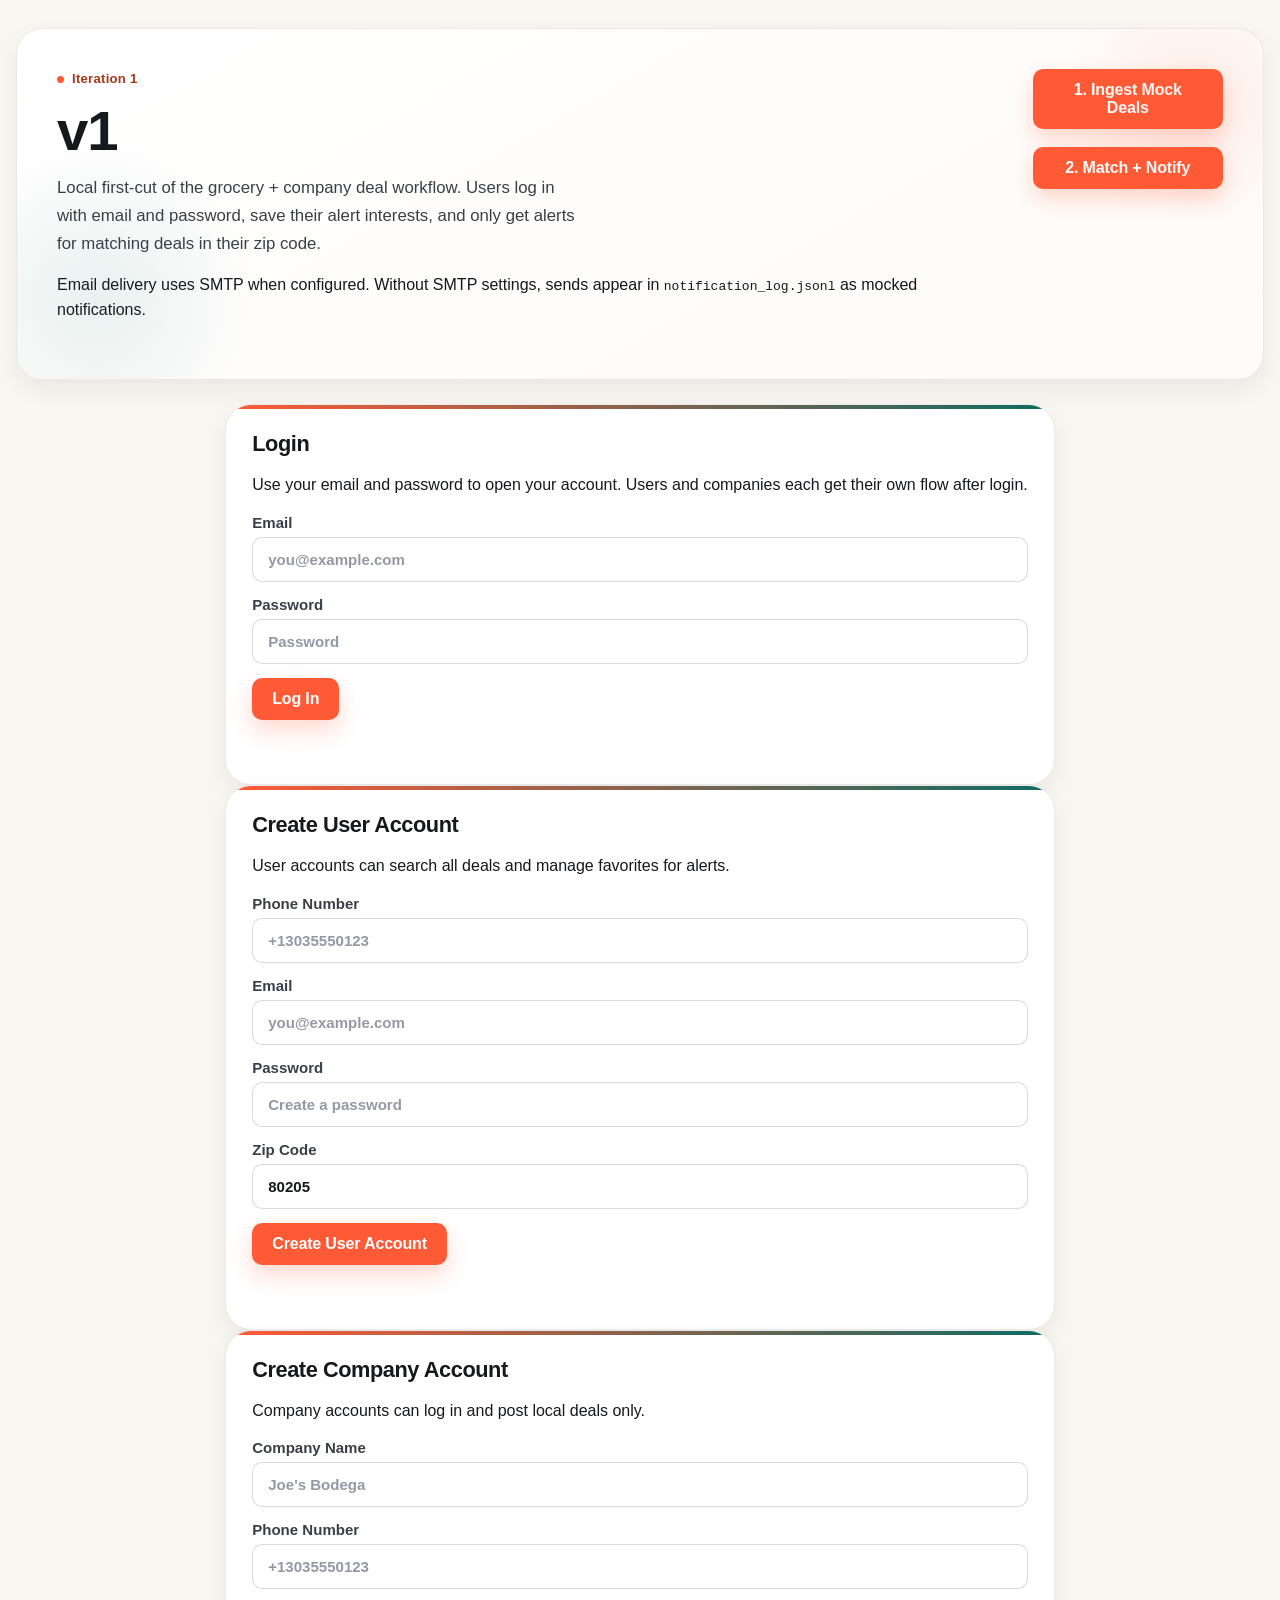
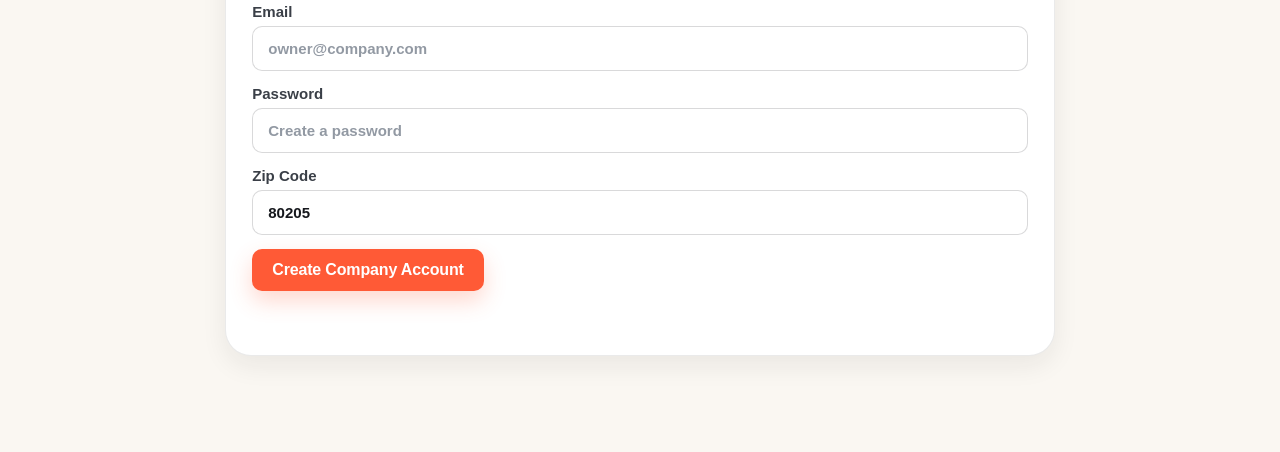
<file: legacy-appV1/static/index.html>
<!doctype html>
<html lang="en">
  <head>
    <meta charset="utf-8" />
    <meta name="viewport" content="width=device-width, initial-scale=1" />
    <title>v1</title>
    <link rel="stylesheet" href="/static/styles.css" />
  </head>
  <body>
    <main class="page">
      <section class="hero">
        <div>
          <p class="eyebrow">Iteration 1</p>
          <h1>v1</h1>
          <p class="lede">
            Local first-cut of the grocery + company deal workflow. Users log in with
            email and password, save their alert interests, and only get alerts for
            matching deals in their zip code.
          </p>
          <p class="notice">
            Email delivery uses SMTP when configured. Without SMTP settings, sends
            appear in <code>notification_log.jsonl</code> as mocked notifications.
          </p>
        </div>
        <div class="actions">
          <button id="ingestBtn">1. Ingest Mock Deals</button>
          <button id="matchBtn">2. Match + Notify</button>
        </div>
      </section>

      <section id="authShell" class="auth-shell">
        <div class="auth-grid">
          <form id="loginForm" class="card feature-card">
            <h2>Login</h2>
            <p class="helper">Use your email and password to open your account. Users and companies each get their own flow after login.</p>
            <label>Email <input name="email" type="email" placeholder="you@example.com" required /></label>
            <label>Password <input name="password" type="password" placeholder="Password" required /></label>
            <button type="submit">Log In</button>
            <p id="loginResult" class="result"></p>
          </form>

          <form id="userSignupForm" class="card feature-card">
            <h2>Create User Account</h2>
            <p class="helper">User accounts can search all deals and manage favorites for alerts.</p>
            <label>Phone Number <input name="phoneNumber" placeholder="+13035550123" required /></label>
            <label>Email <input name="email" type="email" placeholder="you@example.com" required /></label>
            <label>Password <input name="password" type="password" placeholder="Create a password" required /></label>
            <label>Zip Code <input name="zipCode" value="80205" required /></label>
            <button type="submit">Create User Account</button>
            <p id="userSignupResult" class="result"></p>
          </form>

          <form id="companySignupForm" class="card feature-card">
            <h2>Create Company Account</h2>
            <p class="helper">Company accounts can log in and post local deals only.</p>
            <label>Company Name <input name="companyName" placeholder="Joe's Bodega" required /></label>
            <label>Phone Number <input name="phoneNumber" placeholder="+13035550123" required /></label>
            <label>Email <input name="email" type="email" placeholder="owner@company.com" required /></label>
            <label>Password <input name="password" type="password" placeholder="Create a password" required /></label>
            <label>Zip Code <input name="zipCode" value="80205" required /></label>
            <button type="submit">Create Company Account</button>
            <p id="companySignupResult" class="result"></p>
          </form>
        </div>
      </section>

      <section id="appShell" class="app-shell hidden">
        <div class="session-bar card">
          <div>
            <p class="session-label">Logged In As</p>
            <strong id="sessionEmail">-</strong>
            <span id="sessionType" class="session-zip"></span>
            <span id="sessionZip" class="session-zip"></span>
          </div>
          <button id="logoutBtn" type="button">Log Out</button>
        </div>

        <nav id="tabsNav" class="tabs" aria-label="App sections">
          <button class="tab role-company is-active" data-tab="companyPage" type="button">Company</button>
          <button class="tab role-user" data-tab="feedPage" type="button">Feed</button>
          <button class="tab role-user" data-tab="searchPage" type="button">Search</button>
          <button class="tab role-user" data-tab="interestsPage" type="button">Favorites</button>
        </nav>

        <section id="companyPage" class="tab-page is-active role-company-page">
          <div class="single-column">
            <form id="companyDealForm" class="card feature-card">
              <h2>Company Deal Blast</h2>
              <p class="helper">Submit a local deal. Users only get alerts if the deal matches both their zip code and one of their alert interests.</p>
              <label>Company Name <input id="companyNameInput" name="companyName" placeholder="Joe's Bodega" required /></label>
              <label>Zip Code <input name="zipCode" value="80205" required /></label>
              <label>Deal Description <textarea name="dealDescription" rows="4" placeholder="Avocados 3 for $1 this weekend" required></textarea></label>
              <button type="submit">Send Company Deal</button>
              <pre id="companyDealResult" class="result"></pre>
            </form>
          </div>
        </section>

        <section id="feedPage" class="tab-page role-user-page">
          <div class="feed-layout">
            <section class="feed-shell">
              <div class="feed-header">
                <div>
                  <h2>Deal Feed</h2>
                  <p class="helper">Scroll through the latest grocery and local deals in one continuous feed.</p>
                </div>
                <button id="refreshFeedBtn" type="button">Refresh Feed</button>
              </div>
              <div id="dealsFeed" class="deals-feed" aria-live="polite"></div>
            </section>
          </div>
        </section>

        <section id="searchPage" class="tab-page role-user-page">
          <div class="search-layout">
            <form id="dealSearchForm" class="card search-card">
              <h2>Search All Deals</h2>
              <p class="helper">All deals are searchable here, even if they do not match your alert interests.</p>
              <div class="search-row">
                <input name="keyword" placeholder="Search for chicken, pizza, eggs..." required />
                <button type="submit">Find Matching Deals</button>
              </div>
              <pre id="dealSearchResult" class="result search-result tall"></pre>
            </form>

            <section class="card">
              <h2>Live Data</h2>
              <div class="stack">
                <button id="refreshBtn">Refresh Dashboard</button>
                <h3>Users</h3>
                <pre id="usersView" class="result tall"></pre>
                <h3>Deals</h3>
                <pre id="dealsView" class="result tall"></pre>
                <h3>Notifications</h3>
                <pre id="notificationsView" class="result tall"></pre>
                <h3>Email Outbox</h3>
                <pre id="emailOutboxView" class="result tall"></pre>
              </div>
            </section>
          </div>
        </section>

        <section id="interestsPage" class="tab-page role-user-page">
          <div class="single-column">
            <form id="interestsForm" class="card feature-card">
              <h2>Alert Interests</h2>
              <p class="helper">Save the deal categories or keywords you care about most. Suggested field name: <strong>Alert Interests</strong>.</p>
              <label>Add favorites for alerts <input name="alertInterests" placeholder="rice, beer, chicken, avocados" required /></label>
              <button type="submit">Add To Favorites</button>
              <pre id="interestsResult" class="result"></pre>
              <h3>Current Alert Interests</h3>
              <details class="favorites-dropdown">
                <summary>
                  All Favorites
                  <span id="favoritesCount" class="favorites-count">0</span>
                </summary>
                <div id="currentInterestsView" class="favorites-list"></div>
              </details>
            </form>
          </div>
        </section>
      </section>
    </main>
    <script src="/static/app.js"></script>
  </body>
  </html>
</file>
<file: static/styles.css>
/* ==========================================================================
   Local Deal Alert — Design System v2
   Redesign rationale, tokens, and component notes live in DESIGN_SYSTEM.md.
   Palette: warm paper background, near-black ink, coral primary (deals /
   urgency), deep teal secondary (trust / merchant structure). Two accent
   colors instead of the old three (bronze + sage + ad hoc browns) so the
   shopper and merchant experiences read as one coherent product.
   ========================================================================== */

:root {
  /* Surfaces */
  --bg: #faf7f2;
  --bg-deep: #f0e9de;
  --bg-shell: rgba(255, 253, 250, 0.9);
  --card: #ffffff;
  --card-tint: #fdfbf8;

  /* Ink */
  --ink: #16181d;
  --ink-soft: #3a3f47;
  --muted: #6b7280;
  --muted-soft: #9299a3;

  /* Lines */
  --line: rgba(22, 24, 29, 0.09);
  --line-strong: rgba(22, 24, 29, 0.16);

  /* Primary — coral (deal energy, CTAs) */
  --coral: #ff5a36;
  --coral-dark: #dd4420;
  --coral-soft: rgba(255, 90, 54, 0.1);
  --coral-ink: #a8371a;

  /* Secondary — deep teal (trust, merchant/structure) */
  --teal: #0e6b63;
  --teal-dark: #0a4f49;
  --teal-soft: rgba(14, 107, 99, 0.09);
  --teal-ink: #0a4c46;

  /* Status */
  --success: #147a52;
  --success-bg: rgba(20, 122, 82, 0.1);
  --warn: #a8680f;
  --warn-bg: rgba(168, 104, 15, 0.12);
  --danger: #c8402c;
  --danger-bg: rgba(200, 64, 44, 0.1);
  --info: #6449b8;
  --info-bg: rgba(100, 73, 184, 0.1);

  /* Radii */
  --radius-xl: 26px;
  --radius-lg: 20px;
  --radius-md: 14px;
  --radius-sm: 10px;
  --radius-pill: 999px;

  /* Shadow */
  --shadow-lg: 0 20px 46px rgba(22, 24, 29, 0.09);
  --shadow-md: 0 10px 26px rgba(22, 24, 29, 0.07);
  --shadow-sm: 0 4px 12px rgba(22, 24, 29, 0.06);

  --font-sans: "Inter", "Inter Fallback", -apple-system, BlinkMacSystemFont, "Segoe UI", Helvetica, Arial, sans-serif;
}

/* ---------- Reset / base ---------- */
* { box-sizing: border-box; }
body {
  margin: 0;
  font-family: var(--font-sans);
  font-feature-settings: "ss01" 1;
  color: var(--ink);
  scroll-behavior: smooth;
  background: var(--bg);
  min-height: 100vh;
}
h1, h2, h3 { margin-top: 0; letter-spacing: -0.02em; font-family: var(--font-sans); }
h1 {
  margin-bottom: 14px;
  font-size: clamp(2.4rem, 4.4vw, 3.6rem);
  line-height: 1.04;
  font-weight: 800;
  color: var(--ink);
}
h2 { margin-bottom: 10px; font-size: clamp(1.3rem, 1.7vw, 1.6rem); font-weight: 700; }
h3 { margin-bottom: 8px; font-size: 1rem; font-weight: 700; color: var(--ink-soft); }
p { line-height: 1.55; }
button, input, textarea, select { font: inherit; }
a { color: inherit; }

/* ---------- Layout shell ---------- */
.page {
  width: min(1280px, calc(100% - 32px));
  margin: 0 auto;
  padding: 28px 0 96px;
  position: relative;
}
.page > section + section,
.page > section + #appShell {
  margin-top: 24px;
}

/* Lightweight brand header (new — purely decorative, no JS hooks) */
.site-header {
  display: flex;
  align-items: center;
  justify-content: space-between;
  gap: 16px;
  padding: 4px 4px 22px;
}
.site-header-brand {
  display: inline-flex;
  align-items: center;
  gap: 10px;
  font-weight: 800;
  font-size: 1.05rem;
  letter-spacing: -0.01em;
  color: var(--ink);
}
.site-header-mark {
  display: inline-grid;
  place-items: center;
  width: 34px;
  height: 34px;
  border-radius: 11px;
  background: linear-gradient(135deg, var(--coral), var(--coral-dark));
  color: #fff;
  font-weight: 800;
  font-size: 1rem;
  box-shadow: var(--shadow-sm);
}
.site-header-tagline {
  color: var(--muted);
  font-size: 0.88rem;
  font-weight: 600;
}

/* ---------- Shared surfaces ---------- */
.hero, .card {
  border: 1px solid var(--line);
  border-radius: var(--radius-xl);
  background: var(--card);
  box-shadow: var(--shadow-md);
}
.card { padding: 26px; }

.hero {
  display: flex;
  justify-content: space-between;
  gap: 40px;
  align-items: stretch;
  padding: 40px;
  background: linear-gradient(150deg, #fff, var(--card-tint));
  position: relative;
  overflow: hidden;
}
.hero::before {
  content: "";
  position: absolute;
  inset: -60px -60px auto auto;
  width: 260px;
  height: 260px;
  border-radius: 50%;
  background: radial-gradient(circle, var(--coral-soft), transparent 70%);
  pointer-events: none;
}
.hero::after {
  content: "";
  position: absolute;
  inset: auto auto -80px -80px;
  width: 320px;
  height: 320px;
  border-radius: 50%;
  background: radial-gradient(circle, var(--teal-soft), transparent 70%);
  pointer-events: none;
}
.hero-copy, .hero-panel { animation: hero-rise 480ms cubic-bezier(0.2, 0.8, 0.2, 1) both; }
.hero-panel { animation-delay: 60ms; }
@keyframes hero-rise {
  from { opacity: 0; transform: translateY(10px); }
  to { opacity: 1; transform: translateY(0); }
}
@media (prefers-reduced-motion: reduce) {
  .hero-copy, .hero-panel { animation: none; }
}
.eyebrow {
  display: inline-flex;
  align-items: center;
  gap: 8px;
  margin: 0 0 12px;
  letter-spacing: 0.02em;
  font-size: 0.82rem;
  color: var(--coral-ink);
  font-weight: 700;
}
.eyebrow::before {
  content: "";
  width: 7px;
  height: 7px;
  border-radius: 50%;
  background: var(--coral);
}
.lede {
  max-width: 56ch;
  margin: 0;
  color: var(--ink-soft);
  line-height: 1.65;
  font-size: 1.05rem;
}
.hero-copy {
  display: flex;
  flex-direction: column;
  gap: 18px;
  position: relative;
  z-index: 1;
  justify-content: center;
}
.hero-pills { display: flex; gap: 8px; flex-wrap: wrap; }
.pill {
  display: inline-flex;
  align-items: center;
  min-height: 34px;
  padding: 8px 14px;
  border-radius: var(--radius-pill);
  background: var(--teal-soft);
  border: 1px solid rgba(14, 107, 99, 0.14);
  color: var(--teal-ink);
  font-size: 0.85rem;
  font-weight: 700;
}
.hero-panel {
  width: min(320px, 100%);
  padding: 22px;
  border-radius: var(--radius-lg);
  background: var(--card-tint);
  border: 1px solid var(--line);
  position: relative;
  z-index: 1;
}
.panel-label,
.section-kicker {
  margin: 0 0 8px;
  font-size: 0.76rem;
  text-transform: uppercase;
  letter-spacing: 0.1em;
  font-weight: 700;
  color: var(--muted);
}
.panel-note,
.section-copy,
.session-meta {
  color: var(--muted);
  line-height: 1.55;
}
.panel-note { margin: 14px 0 0; font-size: 0.9rem; }

/* ---------- System status ---------- */
.system-status-banner {
  display: grid;
  gap: 8px;
  margin-bottom: 16px;
  padding: 14px 16px;
  border-radius: var(--radius-md);
  background: #fff;
  border: 1px solid var(--line);
}
.system-status-badge {
  display: inline-flex;
  align-items: center;
  gap: 7px;
  justify-self: start;
  min-height: 28px;
  padding: 5px 11px;
  border-radius: var(--radius-pill);
  font-size: 0.76rem;
  font-weight: 700;
  letter-spacing: 0.03em;
  text-transform: uppercase;
  background: var(--warn-bg);
  color: var(--warn);
  border: 1px solid transparent;
}
.system-status-badge::before {
  content: "";
  width: 7px;
  height: 7px;
  border-radius: 50%;
  background: currentColor;
  flex: 0 0 auto;
}
.system-status-badge.is-live {
  color: var(--success);
  background: var(--success-bg);
}
.system-status-badge.is-live::before { animation: status-pulse 1.8s ease-in-out infinite; }
.system-status-badge.is-mock {
  color: var(--warn);
  background: var(--warn-bg);
}
@keyframes status-pulse {
  0%, 100% { box-shadow: 0 0 0 0 rgba(20, 122, 82, 0.35); }
  50% { box-shadow: 0 0 0 4px rgba(20, 122, 82, 0); }
}
@media (prefers-reduced-motion: reduce) {
  .system-status-badge.is-live::before { animation: none; }
}
.system-status-note { margin: 0; color: var(--ink-soft); font-size: 0.9rem; line-height: 1.5; }
.system-status-subnote { margin: 0; color: var(--muted); font-size: 0.85rem; line-height: 1.5; }

.actions, .search-layout, .sidebar-stack, .company-layout { display: grid; gap: 18px; }
.actions { align-content: start; }
.auth-shell { display: flex; justify-content: center; margin-top: 26px; }
.search-layout { grid-template-columns: minmax(0, 1.7fr) minmax(320px, 0.82fr); }

/* ---------- App shell ---------- */
#appShell {
  display: grid;
  gap: 20px;
  padding: 18px;
  border-radius: 32px;
  background: var(--bg-shell);
  border: 1px solid var(--line);
}
.auth-card { width: min(560px, 100%); min-height: 100%; }
.auth-card-main { padding: 36px; background: #fff; box-shadow: var(--shadow-lg); }
.auth-panel form { display: flex; flex-direction: column; }
.auth-trust-row { display: flex; flex-wrap: wrap; gap: 8px; margin-top: 14px; }
.auth-trust-row span {
  display: inline-flex;
  align-items: center;
  min-height: 28px;
  padding: 6px 10px;
  border-radius: var(--radius-pill);
  background: var(--teal-soft);
  color: var(--teal-ink);
  font-size: 0.78rem;
  font-weight: 700;
}
.password-field { display: grid; grid-template-columns: minmax(0, 1fr) auto; gap: 10px; align-items: center; }
.password-field input { margin: 0; }
.password-toggle {
  min-width: 90px;
  padding: 11px 14px;
  border-radius: var(--radius-sm);
  background: var(--card-tint);
  color: var(--ink-soft);
  border: 1px solid var(--line);
  box-shadow: none;
}
.password-toggle:hover { background: #fff; color: var(--ink); }
.password-hint { margin: -4px 0 14px; color: var(--muted); font-size: 0.84rem; line-height: 1.45; }
.auth-inline-note { margin: -4px 0 16px; color: var(--muted); font-size: 0.9rem; line-height: 1.5; }
.auth-links { display: flex; gap: 14px; flex-wrap: wrap; margin-top: 16px; }
.text-link {
  padding: 0;
  border: 0;
  border-radius: 0;
  background: transparent;
  color: var(--teal-ink);
  box-shadow: none;
  font-size: 0.92rem;
  font-weight: 600;
  text-decoration: underline;
  text-underline-offset: 0.18em;
}
.text-link:hover { background: transparent; color: var(--coral-ink); }
#resendVerificationBtn { align-self: flex-start; margin-top: 14px; }

.feature-card { position: relative; overflow: hidden; }
.feature-card::before {
  content: "";
  position: absolute;
  inset: 0 0 auto;
  height: 4px;
  background: linear-gradient(90deg, var(--coral), var(--teal));
}
.data-card { background: var(--card-tint); }
.debug-card summary { cursor: pointer; font-weight: 700; color: var(--ink-soft); list-style: none; }
.debug-card summary::-webkit-details-marker { display: none; }
.debug-body { margin-top: 14px; }
.wide-card { max-width: 820px; }
.full-page-card { width: 100%; max-width: none; }
.company-layout { grid-template-columns: minmax(0, 1.15fr) minmax(300px, 0.85fr); align-items: start; }

.app-shell-top { display: grid; grid-template-columns: minmax(0, 1.2fr) minmax(300px, 0.8fr); gap: 16px; align-items: stretch; }
.session { display: flex; justify-content: space-between; align-items: center; min-height: 100%; }
.security-card { min-height: 100%; }
.security-card-collapsed { padding: 0; overflow: hidden; }
.security-card-collapsed summary {
  list-style: none;
  cursor: pointer;
  display: flex;
  align-items: center;
  justify-content: space-between;
  gap: 16px;
  padding: 20px 22px;
}
.security-card-collapsed summary::-webkit-details-marker { display: none; }
.security-summary-copy { display: grid; gap: 5px; }
.security-summary-copy strong { color: var(--ink); font-size: 1rem; letter-spacing: -0.01em; }
.security-summary-action {
  display: inline-flex;
  align-items: center;
  justify-content: center;
  min-height: 32px;
  padding: 7px 13px;
  border-radius: var(--radius-pill);
  background: var(--card-tint);
  border: 1px solid var(--line);
  color: var(--ink-soft);
  font-size: 0.8rem;
  font-weight: 700;
}
.security-card-collapsed[open] .security-summary-action { color: var(--coral-ink); background: var(--coral-soft); }
.security-form { display: grid; grid-template-columns: repeat(3, minmax(0, 1fr)); gap: 14px; align-items: end; padding: 0 22px 22px; }
.security-form .password-hint,
.security-form .result,
.security-form button { grid-column: 1 / -1; }

.overview-grid { display: grid; grid-template-columns: repeat(3, minmax(0, 1fr)); gap: 16px; margin: 0; }
.overview-card { position: relative; overflow: hidden; min-height: 172px; }
.overview-card::after {
  content: "";
  position: absolute;
  inset: auto 22px 0;
  height: 4px;
  border-radius: var(--radius-pill);
  background: linear-gradient(90deg, var(--coral), var(--teal));
}
.overview-value { display: block; margin: 8px 0 8px; font-size: clamp(1.7rem, 1.9vw, 2.3rem); line-height: 1; letter-spacing: -0.03em; color: var(--ink); font-weight: 800; }
.session-copy { display: flex; flex-direction: column; gap: 4px; }
#sessionEmail { font-size: 1.05rem; letter-spacing: -0.01em; font-weight: 700; }

.tabs {
  display: flex;
  gap: 8px;
  flex-wrap: wrap;
  position: sticky;
  top: 14px;
  z-index: 12;
  margin: 0;
  padding: 8px;
  border-radius: var(--radius-lg);
  background: rgba(250, 247, 242, 0.96);
  width: 100%;
  border: 1px solid var(--line);
  backdrop-filter: blur(8px);
}
.workspace-card { display: flex; justify-content: space-between; align-items: center; gap: 18px; position: relative; overflow: hidden; }
.workspace-copy { display: grid; gap: 6px; position: relative; z-index: 1; }
.workspace-copy h2 { margin-bottom: 0; }
.panel-head { display: grid; gap: 6px; margin-bottom: 18px; }
.panel-head .section-kicker { margin-bottom: 0; }
.panel-head h2 { margin-bottom: 0; }
.panel-head .section-copy { max-width: 58ch; }
.workspace-chips { display: flex; flex-wrap: wrap; gap: 8px; justify-content: flex-end; position: relative; z-index: 1; }
.workspace-chip {
  display: inline-flex;
  align-items: center;
  min-height: 30px;
  padding: 6px 11px;
  border-radius: var(--radius-pill);
  background: var(--card-tint);
  border: 1px solid var(--line);
  color: var(--ink-soft);
  font-size: 0.78rem;
  font-weight: 700;
}
.workspace-chip.is-accent { background: var(--coral-soft); border-color: rgba(255, 90, 54, 0.16); color: var(--coral-ink); }

.tab {
  flex: 1 1 0;
  display: inline-flex;
  align-items: center;
  justify-content: center;
  background: transparent;
  color: var(--muted);
  border: 1px solid transparent;
  min-height: 46px;
  padding: 12px 16px;
  border-radius: var(--radius-md);
  box-shadow: none;
  font-weight: 700;
  letter-spacing: -0.01em;
}
.tab:focus-visible { outline: 2px solid var(--coral); outline-offset: 2px; }
.tab.is-active, .tab:hover { color: var(--ink); background: #fff; box-shadow: var(--shadow-sm); }
.tab.is-active { color: var(--coral-ink); }

/* ---------- Form controls ---------- */
label { display: flex; flex-direction: column; gap: 6px; margin-bottom: 14px; font-size: 0.94rem; color: var(--ink-soft); font-weight: 600; }
input, textarea {
  width: 100%;
  padding: 13px 15px;
  border: 1px solid var(--line-strong);
  border-radius: var(--radius-sm);
  background: #fff;
  color: var(--ink);
  transition: border-color 140ms ease, box-shadow 140ms ease;
}
input::placeholder, textarea::placeholder { color: var(--muted-soft); }
input:focus, textarea:focus {
  outline: none;
  border-color: var(--coral);
  box-shadow: 0 0 0 4px var(--coral-soft);
}
.search-filters select {
  width: 100%;
  padding: 13px 15px;
  border: 1px solid var(--line-strong);
  border-radius: var(--radius-sm);
  background: #fff;
  color: var(--ink);
}

/* ---------- Buttons ---------- */
button {
  padding: 12px 20px;
  border: 0;
  border-radius: var(--radius-sm);
  background: var(--coral);
  color: #fff;
  cursor: pointer;
  font-weight: 700;
  letter-spacing: -0.01em;
  box-shadow: 0 10px 22px rgba(255, 90, 54, 0.24);
  transition: transform 140ms ease, box-shadow 140ms ease, background 140ms ease;
}
button:hover { background: var(--coral-dark); transform: translateY(-1px); box-shadow: 0 12px 26px rgba(221, 68, 32, 0.28); }
button:active { transform: translateY(0); }
.secondary-button {
  background: #fff;
  color: var(--ink-soft);
  border: 1px solid var(--line-strong);
  box-shadow: none;
}
.secondary-button:hover { background: var(--card-tint); color: var(--ink); box-shadow: none; }
.small-button { padding: 8px 12px; font-size: 0.74rem; border-radius: var(--radius-pill); }
.deal-card-actions .small-button { width: 100%; padding: 7px 0; }

.result { min-height: 24px; margin: 14px 0 0; color: var(--ink-soft); white-space: pre-wrap; overflow: auto; line-height: 1.55; font-size: 0.94rem; }
.result.is-success { color: var(--success); }
.result.is-error { color: var(--danger); }
.result.is-muted { color: var(--muted); }
.is-loading { opacity: 0.65; pointer-events: none; }
.result-compact { min-height: 24px; margin: 4px 0 0; font-size: 0.9rem; transition: opacity 180ms ease; }

/* ---------- Search ---------- */
.search-row { display: grid; grid-template-columns: minmax(0, 1fr) auto; gap: 10px; }
.search-row button { min-width: 128px; }
.search-composer { display: grid; gap: 16px; }
.search-control-panel, .search-results-panel {
  border-radius: var(--radius-lg);
  border: 1px solid var(--line);
  background: var(--card-tint);
}
.search-control-panel { padding: 16px; }
.search-results-panel { padding: 16px; }
.search-filters {
  display: grid;
  grid-template-columns: repeat(2, minmax(0, 1fr));
  gap: 10px;
  margin-top: 14px;
  padding: 14px;
  border-radius: var(--radius-md);
  background: #fff;
  border: 1px solid var(--line);
}
.search-toolbar { display: flex; justify-content: flex-start; flex-wrap: wrap; gap: 10px; margin-top: 14px; }
.search-shortcuts {
  display: grid;
  gap: 10px;
  margin-top: 14px;
  padding: 14px;
  border-radius: var(--radius-md);
  background: var(--teal-soft);
  border: 1px solid rgba(14, 107, 99, 0.1);
}
.search-shortcuts-label { color: var(--teal-ink); font-size: 0.78rem; font-weight: 700; letter-spacing: 0.06em; text-transform: uppercase; }
.search-shortcut-row { display: flex; flex-wrap: wrap; gap: 8px; }

.merchant-form-note {
  display: grid;
  gap: 6px;
  margin-bottom: 16px;
  padding: 14px 16px;
  border-radius: var(--radius-md);
  background: var(--coral-soft);
  border: 1px solid rgba(255, 90, 54, 0.14);
}
.merchant-form-note strong { color: var(--coral-ink); font-size: 0.92rem; }
.merchant-form-note span { color: var(--ink-soft); font-size: 0.88rem; line-height: 1.5; }
.company-field-hint { margin: -2px 0 0; color: var(--muted); font-size: 0.82rem; line-height: 1.45; }
.company-form-meta { display: flex; justify-content: space-between; gap: 12px; flex-wrap: wrap; margin: -2px 0 14px; }
.merchant-preview-card {
  display: grid;
  gap: 10px;
  margin-bottom: 14px;
  padding: 16px 18px;
  border-radius: var(--radius-md);
  background: var(--card-tint);
  border: 1px solid var(--line);
}
.merchant-preview-card strong { color: var(--ink); font-size: 1rem; line-height: 1.3; }
.merchant-preview-deal { margin: 0; color: var(--ink-soft); line-height: 1.55; }
.merchant-preview-meta { display: flex; flex-wrap: wrap; gap: 8px; }
.merchant-preview-meta span {
  display: inline-flex;
  align-items: center;
  min-height: 26px;
  padding: 5px 10px;
  border-radius: var(--radius-pill);
  background: #fff;
  border: 1px solid var(--line);
  color: var(--muted);
  font-size: 0.8rem;
}
.company-actions, .deal-card-actions { display: flex; gap: 10px; flex-wrap: wrap; }
.company-actions { margin-top: 4px; }
.deal-card-actions { margin-top: 6px; display: grid; grid-template-columns: repeat(2, minmax(0, 1fr)); gap: 7px; }

.search-result { min-height: 420px; max-height: 820px; padding: 0; border-radius: 0; background: transparent; border: 0; box-shadow: none; display: grid; align-content: start; gap: 16px; overflow-y: auto; scroll-behavior: smooth; scroll-padding-top: 16px; padding-right: 6px; }
.search-empty-state {
  display: grid;
  gap: 8px;
  justify-items: center;
  padding: 40px 24px;
  border-radius: var(--radius-lg);
  background: #fff;
  border: 1px dashed var(--line-strong);
  color: var(--muted);
  text-align: center;
}
.search-empty-state strong { color: var(--ink); font-size: 1rem; }
.search-empty-state span { max-width: 34ch; line-height: 1.55; }
.search-results-stack { display: grid; gap: 16px; }
.search-summary {
  position: sticky;
  top: 0;
  z-index: 2;
  display: flex;
  align-items: center;
  justify-content: space-between;
  gap: 14px;
  padding: 14px 16px;
  color: var(--ink-soft);
  border-radius: var(--radius-md);
  background: rgba(255, 255, 255, 0.96);
  border: 1px solid var(--line);
  backdrop-filter: blur(10px);
}
.search-summary-copy { display: flex; flex-direction: column; gap: 4px; }
.search-summary strong { color: var(--ink); font-size: 1rem; font-weight: 700; }
.search-summary-copy span { color: var(--muted); font-size: 0.82rem; font-weight: 600; line-height: 1.45; }
.search-summary-chips { display: flex; flex-wrap: wrap; gap: 8px; justify-content: flex-end; }
.search-summary-chip {
  display: inline-flex;
  align-items: center;
  min-height: 28px;
  padding: 6px 11px;
  border-radius: var(--radius-pill);
  background: var(--teal-soft);
  border: 1px solid rgba(14, 107, 99, 0.1);
  color: var(--teal-ink);
  font-size: 0.78rem;
  font-weight: 700;
}
.search-guidance {
  display: flex;
  flex-wrap: wrap;
  gap: 10px;
  align-items: center;
  justify-content: space-between;
  padding: 14px 16px;
  border-radius: var(--radius-md);
  background: #fff;
  border: 1px solid var(--line);
}
.search-guidance strong { color: var(--ink); font-size: 0.95rem; }
.search-guidance span { color: var(--muted); font-size: 0.88rem; line-height: 1.45; }
.alerts-summary { margin: -2px 0 10px; color: var(--muted); font-size: 0.88rem; line-height: 1.5; }
.alerts-metrics { display: flex; flex-wrap: wrap; gap: 8px; margin: 0 0 12px; }
.alerts-metric-chip {
  display: inline-flex;
  align-items: center;
  min-height: 28px;
  padding: 6px 10px;
  border-radius: var(--radius-pill);
  background: var(--teal-soft);
  border: 1px solid rgba(14, 107, 99, 0.1);
  color: var(--teal-ink);
  font-size: 0.78rem;
  font-weight: 700;
}

/* Grid of deal cards + list-marker resets (defensive: some browsers were
   rendering stray markers on the JS-generated <article> lists). */
.search-cards {
  display: grid;
  grid-template-columns: repeat(3, minmax(0, 1fr));
  gap: 16px;
  width: 100%;
  margin: 0;
  padding: 2px;
  list-style: none;
}
.search-cards, .search-cards *,
.merchant-feed-list, .merchant-feed-list *,
.alerts-list, .alerts-list * {
  list-style: none !important;
  counter-reset: none !important;
  counter-increment: none !important;
}
.search-cards::marker, .search-cards *::marker,
.merchant-feed-list::marker, .merchant-feed-list *::marker,
.alerts-list::marker, .alerts-list *::marker { content: "" !important; color: transparent !important; }
.search-cards::before, .search-cards::after,
.merchant-feed-list::before, .merchant-feed-list::after,
.alerts-list::before, .alerts-list::after { content: none !important; }

@media (max-width: 1180px) {
  .search-cards { grid-template-columns: repeat(2, minmax(0, 1fr)); }
}

/* ---------- Modal ---------- */
.deal-backdrop {
  position: fixed;
  inset: 0;
  background: rgba(16, 18, 22, 0.34);
  backdrop-filter: blur(6px);
  -webkit-backdrop-filter: blur(6px);
  opacity: 0;
  transition: opacity 220ms ease;
  z-index: 35;
  pointer-events: none;
}
.deal-backdrop.is-visible { opacity: 1; }
.deal-modal { position: fixed; inset: 0; display: grid; place-items: center; padding: 20px; z-index: 60; pointer-events: none; }
.deal-modal.is-visible { pointer-events: none; }
.has-open-card { overflow: hidden; }

/* ---------- Deal card ---------- */
.deal-card {
  position: relative;
  display: flex;
  flex-direction: column;
  align-items: center;
  justify-content: flex-start;
  gap: 10px;
  min-height: 236px;
  border: 1px solid var(--line);
  background: #fff;
  padding: 12px 12px 14px;
  border-radius: var(--radius-lg);
  cursor: pointer;
  box-shadow: var(--shadow-sm);
  overflow: hidden;
  transition: transform 200ms ease, box-shadow 200ms ease, border-color 200ms ease;
  list-style: none;
  color: transparent;
  font-size: 0;
  line-height: 0;
}
.deal-card > * { font-size: initial; line-height: normal; }
.deal-card::marker, .deal-card *::marker { content: "" !important; color: transparent !important; }
.deal-card::before, .deal-card::after { content: none !important; }
.deal-card::selection, .deal-card *::selection { background: var(--coral-soft); }
.deal-card.is-saved { border-color: rgba(255, 90, 54, 0.28); box-shadow: 0 0 0 1px rgba(255, 90, 54, 0.1), var(--shadow-sm); }
.deal-card:hover { transform: translateY(-3px); box-shadow: var(--shadow-md); border-color: var(--line-strong); }
.deal-card:focus-visible { outline: 2px solid var(--coral); outline-offset: 3px; }

.deal-card-top {
  flex: 0 0 108px;
  width: 100%;
  min-height: 108px;
  margin: 0;
  padding: 0;
  position: relative;
  border-radius: var(--radius-md);
  background: linear-gradient(160deg, #e7f1ee, #cfe0da);
  border: 1px solid var(--line);
  overflow: hidden;
}
.deal-card-kicker {
  display: inline-flex;
  align-items: center;
  justify-content: center;
  min-height: 26px;
  margin: 0;
  padding: 5px 10px;
  border-radius: var(--radius-pill);
  background: var(--teal-soft);
  color: var(--teal-ink);
  font-size: 0.7rem;
  font-weight: 700;
  letter-spacing: 0.02em;
}
.deal-card-heading { display: flex; align-items: center; justify-content: space-between; gap: 10px; width: 100%; }
.deal-card-status {
  display: inline-flex;
  align-items: center;
  min-height: 26px;
  padding: 5px 9px;
  border-radius: var(--radius-pill);
  background: var(--card-tint);
  border: 1px solid var(--line);
  color: var(--muted);
  font-size: 0.66rem;
  font-weight: 700;
  letter-spacing: 0.06em;
  text-transform: uppercase;
  white-space: nowrap;
}
.deal-card-status.is-saved { background: var(--coral-soft); border-color: rgba(255, 90, 54, 0.16); color: var(--coral-ink); }
.deal-card-copy { display: flex; flex: 1 1 auto; flex-direction: column; align-items: center; justify-content: flex-start; gap: 7px; margin: 0; width: 100%; padding: 0 4px 2px; text-align: center; }
.deal-card-copy::before, .deal-card-copy::after,
.deal-card h3::before, .deal-card h3::after,
.deal-card-summary::before, .deal-card-summary::after { content: none !important; }
.deal-thumb { width: 100%; height: 100%; padding: 0; border-radius: var(--radius-md); background: transparent; border: 0; display: flex; justify-content: center; align-items: center; overflow: hidden; position: relative; box-shadow: none; }
.deal-thumb.has-image { background: #fff; }
.deal-thumb.has-image img { width: 100%; height: 100%; object-fit: cover; display: block; margin: 0; border-radius: var(--radius-md); }

/* Deals without a real photo get a monogram instead of a flat empty box. */
.deal-thumb-empty {
  background:
    radial-gradient(140px 100px at 80% -20%, rgba(255, 255, 255, 0.55), transparent 60%),
    linear-gradient(160deg, var(--thumb-a), var(--thumb-b));
}
.deal-thumb-monogram {
  font-family: var(--font-sans);
  font-size: 2.5rem;
  font-weight: 800;
  letter-spacing: -0.02em;
  color: var(--thumb-ink);
  opacity: 0.6;
  user-select: none;
  line-height: 1;
}
.deal-thumb-variant-0 { --thumb-a: #ffe3d6; --thumb-b: #ffb49a; --thumb-ink: var(--coral-dark); }
.deal-thumb-variant-1 { --thumb-a: #e3f0eb; --thumb-b: #b2d6c9; --thumb-ink: var(--teal-dark); }
.deal-thumb-variant-2 { --thumb-a: #fbe9c8; --thumb-b: #edc272; --thumb-ink: var(--warn); }
.deal-thumb-variant-3 { --thumb-a: #e7e1f7; --thumb-b: #c2b2ea; --thumb-ink: var(--info); }
.deal-thumb-variant-4 { --thumb-a: #dcefe0; --thumb-b: #a3d3ae; --thumb-ink: var(--success); }
.deal-card-title, .deal-modal h2 { margin: 0; width: 100%; color: var(--ink); font-size: 1.01rem; font-weight: 700; line-height: 1.2; letter-spacing: -0.01em; text-align: center; overflow: hidden; text-overflow: ellipsis; }
.deal-card-preview { margin: 0; color: var(--muted); font-size: 0.84rem; line-height: 1.46; text-align: center; display: -webkit-box; -webkit-line-clamp: 2; -webkit-box-orient: vertical; overflow: hidden; }
.deal-card-footer { display: flex; align-items: center; justify-content: space-between; gap: 10px; width: 100%; margin-top: auto; padding-top: 4px; border-top: 1px solid var(--line); }
.deal-card-meta { display: inline-flex; align-items: center; min-height: 26px; color: var(--muted); font-size: 0.74rem; font-weight: 700; letter-spacing: -0.01em; }
.deal-card-meta.is-accent { justify-content: flex-end; color: var(--coral-ink); }
.deal-card-actions { width: 100%; margin-top: auto; }

/* ---------- Deal modal ---------- */
.deal-modal-panel {
  width: min(760px, calc(100vw - 40px));
  max-height: min(620px, calc(100vh - 40px));
  background: #fff;
  border-radius: var(--radius-xl);
  border: 1px solid var(--line);
  box-shadow: 0 30px 70px rgba(16, 18, 22, 0.22);
  display: flex;
  flex-direction: column;
  gap: 18px;
  padding: 24px;
  overflow: hidden;
  pointer-events: auto;
  animation: deal-modal-in 220ms cubic-bezier(0.2, 0.8, 0.2, 1);
}
.deal-modal-close {
  align-self: flex-end;
  width: 40px;
  min-width: 40px;
  height: 40px;
  padding: 0;
  border-radius: var(--radius-pill);
  background: var(--card-tint);
  border: 1px solid var(--line);
  color: var(--ink-soft);
  font-size: 1.3rem;
  line-height: 1;
  box-shadow: none;
}
.deal-modal-close:hover { background: #fff; color: var(--ink); }
.deal-modal-hero { display: grid; grid-template-columns: minmax(0, 1.1fr) minmax(240px, 0.9fr); gap: 20px; align-items: stretch; }
.deal-modal-media { border-radius: var(--radius-lg); overflow: hidden; border: 1px solid var(--line); background: linear-gradient(160deg, #e7f1ee, #cfe0da); }
.deal-modal-media .deal-thumb { min-height: 236px; }
.deal-modal-headline { display: flex; flex-direction: column; justify-content: flex-end; gap: 10px; min-width: 0; }
.deal-modal-heading-row { display: flex; align-items: center; justify-content: space-between; gap: 12px; flex-wrap: wrap; }
.deal-modal-kicker { margin: 0; color: var(--teal-ink); font-size: 0.72rem; font-weight: 700; letter-spacing: 0.08em; text-transform: uppercase; }
.deal-modal-status {
  display: inline-flex;
  align-items: center;
  min-height: 28px;
  padding: 6px 10px;
  border-radius: var(--radius-pill);
  background: var(--card-tint);
  border: 1px solid var(--line);
  color: var(--muted);
  font-size: 0.7rem;
  font-weight: 700;
  letter-spacing: 0.06em;
  text-transform: uppercase;
}
.deal-modal-status.is-saved { background: var(--coral-soft); border-color: rgba(255, 90, 54, 0.16); color: var(--coral-ink); }
.deal-modal-headline h2 { text-align: left; font-size: clamp(1.6rem, 2.2vw, 2.2rem); line-height: 1.04; }
.deal-modal-subtitle { margin: 0; color: var(--muted); font-size: 0.98rem; line-height: 1.5; }
.deal-modal-micro { display: flex; flex-wrap: wrap; gap: 8px; }
.deal-modal-micro span {
  display: inline-flex;
  align-items: center;
  min-height: 28px;
  padding: 6px 10px;
  border-radius: var(--radius-pill);
  background: var(--teal-soft);
  border: 1px solid rgba(14, 107, 99, 0.1);
  color: var(--teal-ink);
  font-size: 0.78rem;
  font-weight: 700;
}
.deal-modal-body { display: grid; grid-template-columns: repeat(2, minmax(0, 1fr)); gap: 12px; overflow-y: auto; }
.deal-modal-actions { display: flex; justify-content: flex-start; }
.deal-favorite-button {
  cursor: pointer;
  display: inline-flex;
  justify-content: center;
  align-items: center;
  gap: 0.3rem;
  padding: 0.75rem 1.1rem;
  min-width: 176px;
  background: var(--coral);
  color: #fff;
  font-size: 0.86rem;
  font-weight: 700;
  border: 0;
  border-radius: var(--radius-sm);
  box-shadow: 0 10px 22px rgba(255, 90, 54, 0.24);
}
.deal-favorite-button:hover { background: var(--coral-dark); }
.deal-favorite-button.is-saved { background: var(--card-tint); color: var(--ink-soft); border: 1px solid var(--line-strong); box-shadow: none; }
.deal-favorite-button.is-saved:hover { background: #fff; }
.deal-modal-block { padding: 16px 18px 18px; border-radius: var(--radius-md); background: var(--card-tint); border: 1px solid var(--line); }
.deal-modal-copy { margin: 6px 0 0; color: var(--ink-soft); font-size: 1rem; line-height: 1.6; }
.deal-front-chip {
  display: inline-flex;
  align-items: center;
  min-height: 28px;
  padding: 6px 10px;
  border-radius: var(--radius-pill);
  background: var(--card-tint);
  border: 1px solid var(--line);
  color: var(--ink-soft);
  font-size: 0.72rem;
  font-weight: 700;
  letter-spacing: 0.02em;
}
.deal-meta-label { display: block; margin-bottom: 4px; color: var(--muted); font-size: 0.68rem; text-transform: uppercase; letter-spacing: 0.1em; font-weight: 700; }
.deal-badge {
  display: inline-flex;
  align-items: center;
  min-height: 26px;
  padding: 5px 10px;
  border-radius: var(--radius-pill);
  background: var(--coral-soft);
  border: 1px solid rgba(255, 90, 54, 0.16);
  color: var(--coral-ink);
  font-size: 0.74rem;
  font-weight: 700;
}

/* ---------- Sidebar / merchant / alerts ---------- */
.sidebar-stack { align-content: start; position: sticky; top: 90px; gap: 16px; }
.alerts-list { display: grid; gap: 12px; margin-top: 14px; max-height: 520px; overflow-y: auto; padding-right: 4px; }
.merchant-feed-list { display: grid; gap: 12px; margin-top: 14px; max-height: 760px; overflow-y: auto; padding-right: 4px; align-content: start; list-style: none; }
.merchant-feed-summary { margin: 6px 0 0; color: var(--muted); font-size: 0.9rem; line-height: 1.5; }
.merchant-feed-metrics { display: flex; flex-wrap: wrap; gap: 8px; margin: 12px 0 0; }
.merchant-health-board { display: grid; grid-template-columns: repeat(2, minmax(0, 1fr)); gap: 12px; margin-top: 14px; }
.merchant-insight-deck { display: grid; grid-template-columns: repeat(3, minmax(0, 1fr)); gap: 12px; margin-top: 14px; }
.merchant-health-card, .merchant-insight-card, .merchant-deal-item, .alert-card {
  padding: 14px 16px;
  border-radius: var(--radius-md);
  background: #fff;
  border: 1px solid var(--line);
  box-shadow: var(--shadow-sm);
}
.merchant-health-label, .merchant-insight-label {
  display: inline-block;
  margin-bottom: 8px;
  color: var(--muted);
  font-size: 0.7rem;
  font-weight: 700;
  letter-spacing: 0.08em;
  text-transform: uppercase;
}
.merchant-health-card strong, .merchant-insight-card strong { display: block; color: var(--ink); font-size: 0.96rem; line-height: 1.35; }
.merchant-health-card p, .merchant-insight-card p { margin: 8px 0 0; color: var(--muted); font-size: 0.85rem; line-height: 1.5; }
.merchant-health-card ul { margin: 10px 0 0; padding-left: 18px; color: var(--ink-soft); font-size: 0.84rem; line-height: 1.5; }
.merchant-insight-top { display: flex; align-items: center; justify-content: space-between; gap: 12px; margin-bottom: 10px; }
.merchant-insight-score {
  display: inline-flex;
  align-items: center;
  min-height: 28px;
  padding: 6px 10px;
  border-radius: var(--radius-pill);
  font-size: 0.8rem;
  font-weight: 700;
  border: 1px solid var(--line);
  background: var(--card-tint);
  color: var(--ink-soft);
}
.merchant-insight-score.is-strong { color: var(--success); background: var(--success-bg); border-color: transparent; }
.merchant-insight-score.is-okay { color: var(--warn); background: var(--warn-bg); border-color: transparent; }
.merchant-insight-score.is-risk { color: var(--danger); background: var(--danger-bg); border-color: transparent; }
.merchant-feed-chip {
  display: inline-flex;
  align-items: center;
  min-height: 28px;
  padding: 6px 10px;
  border-radius: var(--radius-pill);
  background: var(--card-tint);
  border: 1px solid var(--line);
  color: var(--ink-soft);
  font-size: 0.78rem;
  font-weight: 700;
}
.merchant-feed-chip.is-active { color: var(--success); background: var(--success-bg); }
.merchant-feed-chip.is-draft { color: var(--info); background: var(--info-bg); }
.merchant-feed-chip.is-expired { color: var(--danger); background: var(--danger-bg); }
.merchant-onboarding { margin-bottom: 16px; padding: 14px 16px; border-radius: var(--radius-md); background: var(--teal-soft); border: 1px solid rgba(14, 107, 99, 0.1); }
.merchant-onboarding strong { display: block; margin-bottom: 8px; color: var(--teal-ink); }
.merchant-onboarding-list { margin: 0; padding-left: 18px; color: var(--ink-soft); font-size: 0.92rem; line-height: 1.55; }
.company-form-grid { display: grid; grid-template-columns: repeat(2, minmax(0, 1fr)); gap: 14px; }
.merchant-deal-top { display: flex; justify-content: space-between; align-items: flex-start; gap: 14px; }
.merchant-deal-top strong { display: block; color: var(--ink); font-size: 1rem; }
.merchant-deal-address { margin: 6px 0 0; color: var(--muted); font-size: 0.86rem; }
.merchant-deal-description { margin: 12px 0; color: var(--ink-soft); line-height: 1.55; }
.merchant-deal-meta { display: flex; justify-content: space-between; gap: 12px; color: var(--muted); font-size: 0.82rem; }
.merchant-deal-meta span { display: inline-flex; align-items: center; min-height: 26px; padding: 5px 10px; border-radius: var(--radius-pill); background: var(--card-tint); border: 1px solid var(--line); }

.alert-card strong { display: block; margin: 8px 0 6px; color: var(--ink); }
.alert-card p { margin: 0; color: var(--ink-soft); font-size: 0.92rem; line-height: 1.45; }
.alert-card-top, .alert-meta { display: flex; align-items: center; justify-content: space-between; gap: 12px; }
.alert-meta { margin-top: 10px; color: var(--muted); font-size: 0.82rem; }
.alert-location { margin-top: 10px; color: var(--muted); font-size: 0.84rem; line-height: 1.45; }
.alert-status { font-size: 0.76rem; font-weight: 700; text-transform: uppercase; letter-spacing: 0.06em; }
.alert-status.is-sent, .alert-status.is-live_email { color: var(--success); }
.alert-status.is-mocked, .alert-status.is-mock_email { color: var(--warn); }
.alert-status.is-draft { color: var(--info); }
.alert-status.is-expired, .alert-status.is-archived, .alert-status.is-failed { color: var(--danger); }

.compact { min-height: 140px; max-height: 240px; padding: 14px; border-radius: var(--radius-md); background: var(--card-tint); border: 1px solid var(--line); }

/* ---------- Favorites ---------- */
.favorites-suggestions { margin-bottom: 14px; }
.favorites-shell { display: grid; grid-template-columns: minmax(300px, 0.95fr) minmax(0, 1.25fr); gap: 18px; }
.favorites-editor, .favorites-dashboard { padding: 18px; border-radius: var(--radius-lg); background: var(--card-tint); border: 1px solid var(--line); }
.favorites-editor { align-self: start; }
.favorites-dashboard { display: grid; gap: 14px; }
.favorites-suggestions-label { display: block; margin-bottom: 10px; color: var(--muted); font-size: 0.8rem; text-transform: uppercase; letter-spacing: 0.08em; font-weight: 700; }
.suggestion-row { display: flex; flex-wrap: wrap; gap: 8px; }
.suggestion-chip {
  padding: 8px 12px;
  border: 1px solid var(--line-strong);
  border-radius: var(--radius-pill);
  background: #fff;
  color: var(--ink-soft);
  box-shadow: none;
}
.suggestion-chip:hover { background: var(--card-tint); color: var(--ink); }
.suggestion-chip.is-active, .suggestion-chip:disabled { background: var(--teal-soft); color: var(--teal-ink); border-color: rgba(14, 107, 99, 0.16); cursor: default; }
.favorites-dropdown { border: 1px solid var(--line); border-radius: var(--radius-lg); background: #fff; overflow: hidden; }
.favorites-summary { margin: 10px 0 0; color: var(--muted); font-size: 0.92rem; line-height: 1.5; }
.favorites-insights { display: grid; grid-template-columns: repeat(2, minmax(0, 1fr)); gap: 12px; margin-top: 14px; }
.favorites-insight-card { padding: 14px 16px; border-radius: var(--radius-md); background: #fff; border: 1px solid var(--line); box-shadow: var(--shadow-sm); }
.favorites-insight-label { display: inline-block; margin-bottom: 8px; color: var(--muted); font-size: 0.7rem; font-weight: 700; letter-spacing: 0.08em; text-transform: uppercase; }
.favorites-insight-card strong { display: block; color: var(--ink); font-size: 1rem; }
.favorites-insight-card p { margin: 8px 0 0; color: var(--muted); font-size: 0.85rem; line-height: 1.5; }
.favorites-dropdown summary { display: flex; justify-content: space-between; cursor: pointer; padding: 16px 18px; font-weight: 700; color: var(--ink); }
.favorites-dropdown summary::-webkit-details-marker { display: none; }
.favorites-list { display: flex; flex-direction: column; gap: 10px; padding: 0 18px 18px; }
.favorite-item { display: flex; justify-content: space-between; align-items: center; gap: 16px; padding: 12px 14px; border-radius: var(--radius-sm); background: var(--card-tint); border: 1px solid var(--line); }
.favorite-item.is-editing { background: #fff; border-color: var(--line-strong); box-shadow: var(--shadow-sm); }
.favorite-item-copy { display: flex; flex-direction: column; gap: 4px; min-width: 0; }
.favorite-item-copy strong { color: var(--ink); text-transform: capitalize; }
.favorite-item-copy span { color: var(--muted); font-size: 0.84rem; line-height: 1.45; }
.favorite-item-actions { display: inline-flex; align-items: center; gap: 10px; }
.favorite-edit {
  padding: 8px 12px;
  min-height: 40px;
  border-radius: var(--radius-pill);
  background: #fff;
  border: 1px solid var(--line-strong);
  color: var(--ink-soft);
  font-size: 0.82rem;
  box-shadow: none;
}
.favorite-edit:hover { background: var(--card-tint); }
.favorite-edit-row { display: grid; gap: 12px; width: 100%; }
.favorite-edit-input { width: 100%; min-height: 40px; }
.favorite-edit-actions { display: flex; gap: 10px; justify-content: flex-end; }
.favorite-save, .favorite-cancel { min-height: 40px; padding: 8px 14px; border-radius: var(--radius-pill); font-size: 0.82rem; }
.favorite-cancel { background: #fff; color: var(--ink-soft); border: 1px solid var(--line-strong); }
.favorite-cancel:hover { background: var(--card-tint); }
.heart { min-width: 44px; min-height: 44px; padding: 0; border: 0; background: transparent; color: var(--coral); font-size: 1.2rem; line-height: 1; box-shadow: none; }
.heart:hover { background: transparent; color: var(--coral-dark); transform: none; }
.empty { color: var(--muted); font-style: italic; }
.hidden { display: none !important; }

/* ---------- Scrollbars ---------- */
.merchant-feed-list::-webkit-scrollbar,
.alerts-list::-webkit-scrollbar,
.search-result::-webkit-scrollbar { width: 8px; }
.merchant-feed-list::-webkit-scrollbar-thumb,
.alerts-list::-webkit-scrollbar-thumb,
.search-result::-webkit-scrollbar-thumb { background: var(--line-strong); border-radius: var(--radius-pill); }
.merchant-feed-list::-webkit-scrollbar-track,
.alerts-list::-webkit-scrollbar-track,
.search-result::-webkit-scrollbar-track { background: transparent; }

/* ---------- Motion ---------- */
@keyframes fade-up {
  from { opacity: 0; transform: translateY(6px); }
  to { opacity: 1; transform: translateY(0); }
}
.hero, .session, .overview-card, .feature-card, .alerts-card, .merchant-feed-card, .data-card { animation: fade-up 280ms ease-out; }
@keyframes deal-modal-in {
  from { opacity: 0; transform: scale(0.97) translateY(6px); }
  to { opacity: 1; transform: scale(1) translateY(0); }
}
@media (prefers-reduced-motion: reduce) {
  * { animation-duration: 0.01ms !important; animation-iteration-count: 1 !important; transition-duration: 0.01ms !important; }
}

.alerts-card, .merchant-feed-card {}

/* ---------- Responsive ---------- */
@media (max-width: 760px) {
  .page { width: min(100% - 20px, 1000px); padding: 18px 0 56px; }
  .site-header { padding: 0 2px 16px; }
  #appShell { padding: 12px; border-radius: 26px; }
  .hero, .session, .workspace-card, .security-card-collapsed summary, .search-guidance { flex-direction: column; align-items: stretch; }
  .app-shell-top, .overview-grid, .search-layout, .search-row, .search-filters, .company-layout, .security-form { grid-template-columns: 1fr; }
  .hero { padding: 22px; }
  .card { padding: 18px; }
  .security-card-collapsed { padding: 0; }
  .security-form { padding: 0 18px 18px; }
  .hero-panel { width: 100%; }
  .auth-card-main { padding: 20px; }
  .search-result { padding: 14px; min-height: 360px; }
  .search-control-panel, .search-results-panel, .favorites-editor, .favorites-dashboard { padding: 14px; border-radius: 18px; }
  .search-row { grid-template-columns: 1fr; }
  .search-row button { width: 100%; }
  .favorites-shell { grid-template-columns: 1fr; }
  .search-cards { grid-template-columns: 1fr; }
  .deal-card { min-height: 240px; gap: 10px; padding: 10px; }
  .deal-card-top { flex-basis: 116px; min-height: 116px; }
  .deal-modal { padding: 10px; }
  .deal-modal-panel { width: calc(100vw - 20px); max-height: calc(100vh - 20px); padding: 16px; }
  .deal-modal-hero { grid-template-columns: 1fr; }
  .deal-modal-body { grid-template-columns: 1fr; }
  .deal-modal-headline h2 { text-align: left; }
  .deal-modal-media .deal-thumb { min-height: 200px; }
  .tabs { width: 100%; justify-content: flex-start; top: 8px; }
  .search-toolbar, .alert-card-top, .alert-meta, .search-summary { align-items: flex-start; flex-direction: column; }
  .search-summary-chips { justify-content: flex-start; }
  .workspace-chips { justify-content: flex-start; }
  .sidebar-stack { position: static; top: auto; }
  .merchant-health-board, .merchant-insight-deck, .favorites-insights { grid-template-columns: 1fr; }
  .company-form-meta { flex-direction: column; align-items: flex-start; }
  .favorite-item { align-items: flex-start; flex-direction: column; }
  .favorite-item-actions, .favorite-edit-actions { width: 100%; justify-content: space-between; gap: 14px; }
  .favorite-edit, .favorite-save, .favorite-cancel { flex: 1 1 auto; }
  .heart { min-width: 48px; min-height: 48px; }
}
</file>
